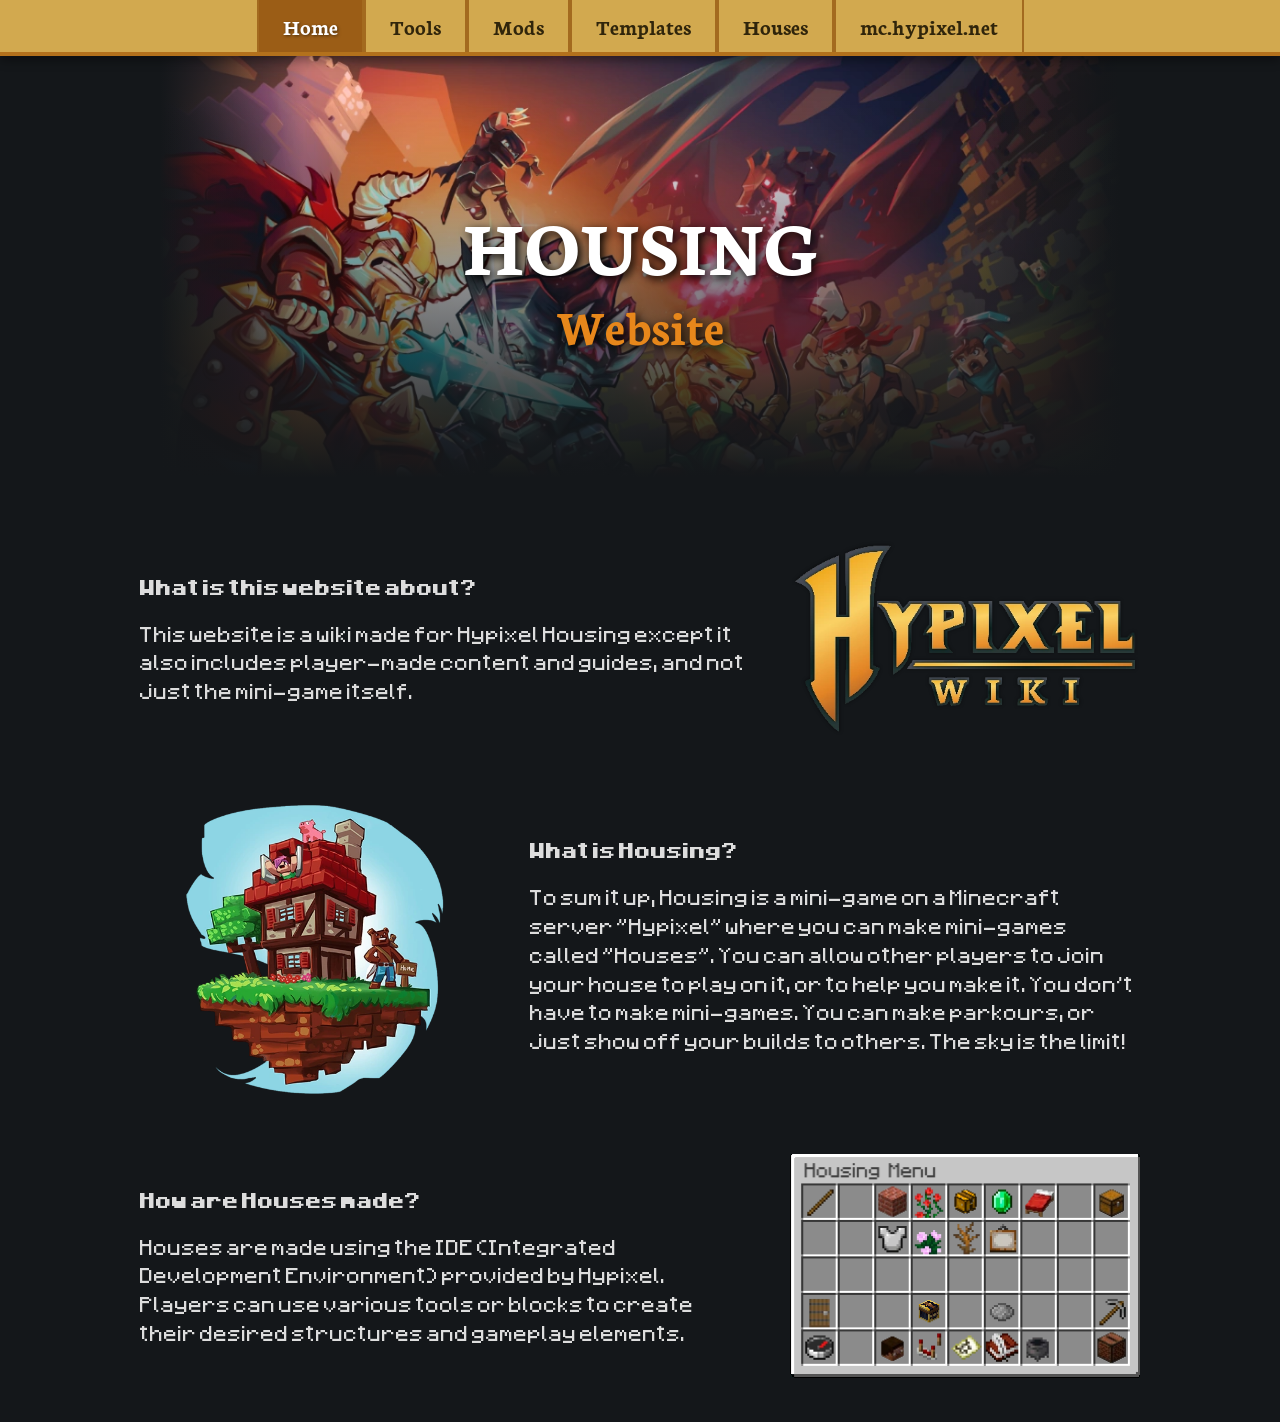
<file: index.html>
<!DOCTYPE html>
<html lang="en">
<head>
    <meta charset="UTF-8">
    <meta name="viewport" content="width=device-width, initial-scale=1.0">
    <title>HOUSING</title>
    <link rel="stylesheet" href="styles.css">
</head>
<body>

    <div class="container">
        <nav>
            <ul>
                <li><a href="index.html" class="active">Home</a></li>
                <li><a href="tools.html">Tools</a></li>
                <li><a href="mods.html">Mods</a></li>
                <li><a href="templates.html">Templates</a></li>
                <li><a href="houses.html">Houses</a></li>
                <li><a href="https://hypixel.net/">mc.hypixel.net</a></li>
            </ul>
        </nav>
    </div>

    <div class="header-banner index-banner">
        <div class="banner-text">
            <h1>HOUSING</h1>
            <h2>Website</h2>
        </div>
    </div>
    <div class ="main-content">
        <div class="info-text">
            <p><strong>What is this website about?</strong></p>
            <p>This website is a wiki made for Hypixel Housing except it also includes player-made content and guides, and not just the mini-game itself.</p>
        </div>
        <div class="housing-img">
            <img src="images/hypixelwiki.png" alt="gameicon">
        </div>
    </div>
    <div class="main-content">
        <div class="housing-img">
            <img src="images/Housing.webp" alt="Housing Island">
        </div>
        <div class="info-text">
            <p><strong>What is Housing?</strong></p>
            <p>To sum it up, Housing is a mini-game on a Minecraft server "Hypixel" where you can make mini-games called "Houses". You can allow other players to join your house to play on it, or to help you make it. You don't have to make mini-games. You can make parkours, or just show off your builds to others. The sky is the limit!</p>
        </div>
    </div>
    <div class ="main-content">
        <div class="info-text">
            <p><strong>How are Houses made?</strong></p>
            <p>Houses are made using the IDE (Integrated Development Environment) provided by Hypixel. Players can use various tools or blocks to create their desired structures and gameplay elements.</p>
        </div>
        <div class="housing-img">
            <img src="images/housingmenu.png" alt="Housing Menu">
        </div>
        
</body>
</html>
</file>
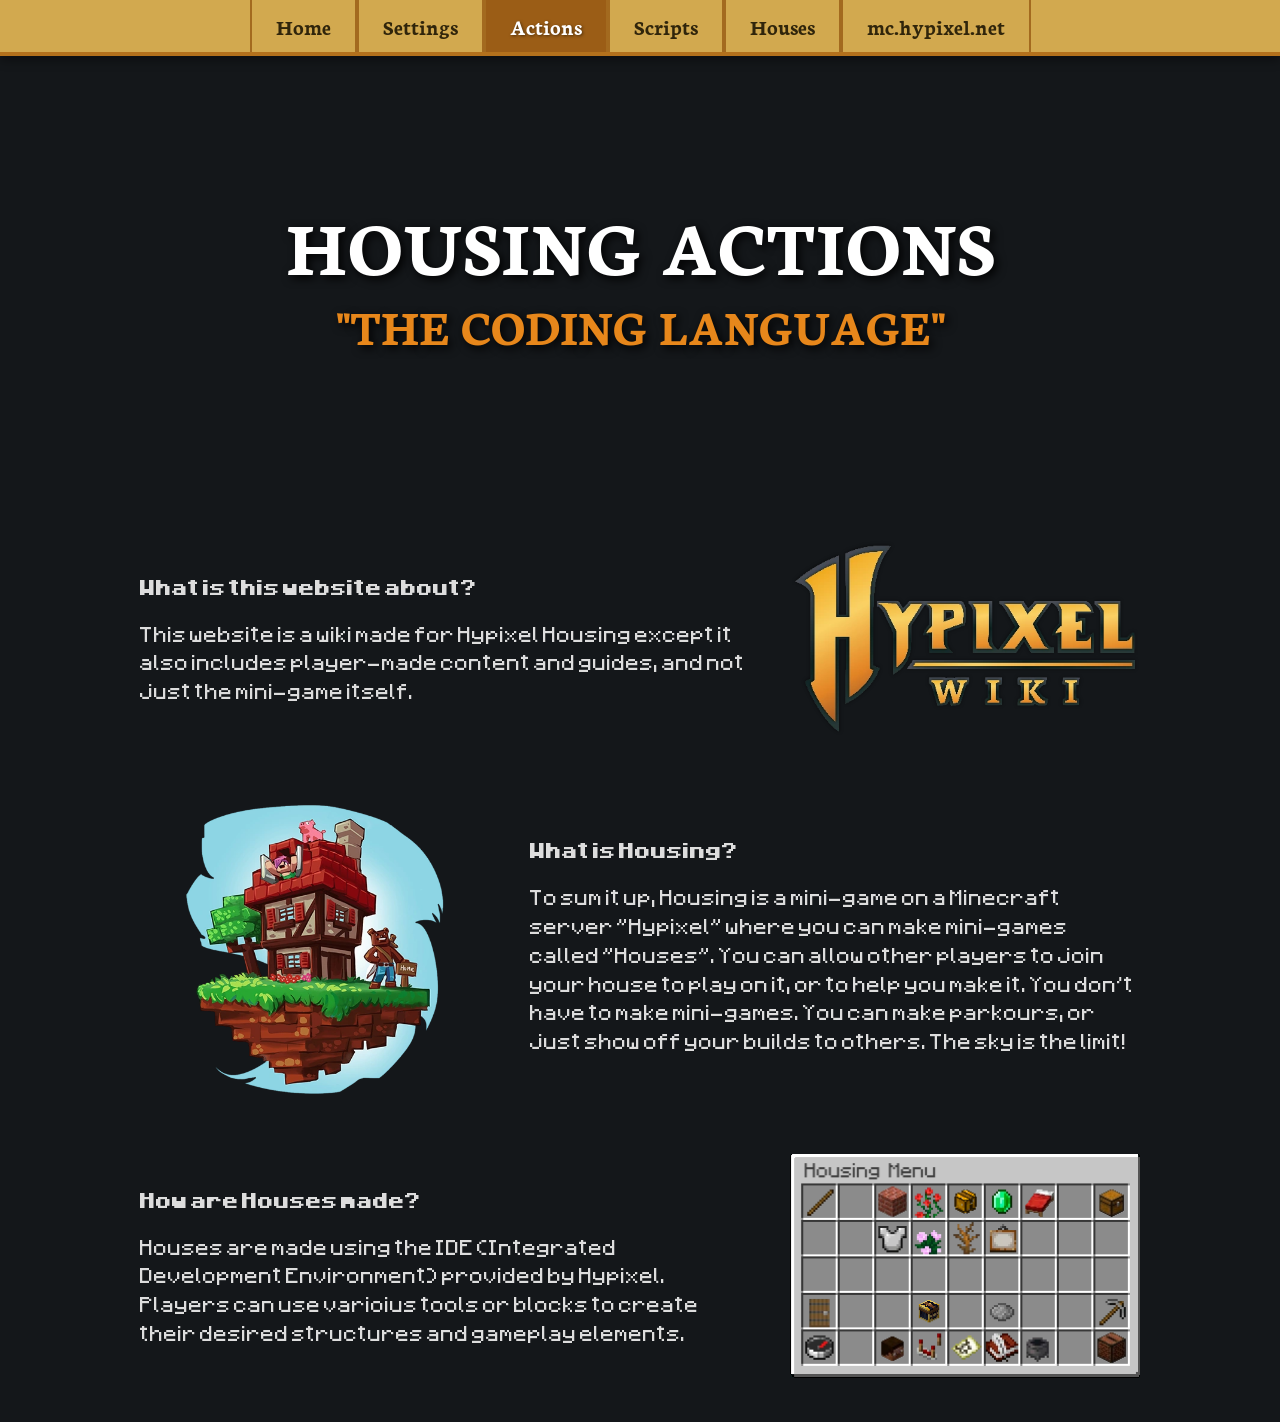
<file: actions.html>
<!DOCTYPE html>
<html lang="en">
<head>
    <meta charset="UTF-8">
    <meta name="viewport" content="width=device-width, initial-scale=1.0">
    <title>HOUSING</title>
    <link rel="stylesheet" href="styles.css">
</head>
<body>

    <div class="container">
        <nav>
            <ul>
                <li><a href="index.html">Home</a></li>
                <li><a href="settings.html">Settings</a></li>
                <li><a href="actions.html" class="active">Actions</a></li>
                <li><a href="scripts.html">Scripts</a></li>
                <li><a href="houses.html">Houses</a></li>
                <li><a href="https://hypixel.net/">mc.hypixel.net</a></li>
            </ul>
        </nav>
    </div>

    <div class="header-banner actions-banner">
        <div class="banner-text">
            <h1>HOUSING ACTIONS</h1>
            <h2>"THE CODING LANGUAGE"</h2>
        </div>
    </div>
    <div class ="main-content">
        <div class="info-text">
            <p><strong>What is this website about?</strong></p>
            <p>This website is a wiki made for Hypixel Housing except it also includes player-made content and guides, and not just the mini-game itself.</p>
        </div>
        <div class="housing-img">
            <img src="images/hypixelwiki.png" alt="gameicon">
        </div>
    </div>
    <div class="main-content">
        <div class="housing-img">
            <img src="images/Housing.webp" alt="Housing Island">
        </div>
        <div class="info-text">
            <p><strong>What is Housing?</strong></p>
            <p>To sum it up, Housing is a mini-game on a Minecraft server "Hypixel" where you can make mini-games called "Houses". You can allow other players to join your house to play on it, or to help you make it. You don't have to make mini-games. You can make parkours, or just show off your builds to others. The sky is the limit!</p>
        </div>
    </div>
    <div class ="main-content">
        <div class="info-text">
            <p><strong>How are Houses made?</strong></p>
            <p>Houses are made using the IDE (Integrated Development Environment) provided by Hypixel. Players can use varioius tools or blocks to create their desired structures and gameplay elements.</p>
        </div>
        <div class="housing-img">
            <img src="images/housingmenu.png" alt="Housing Menu">
        </div>
</body>
</html>
</file>
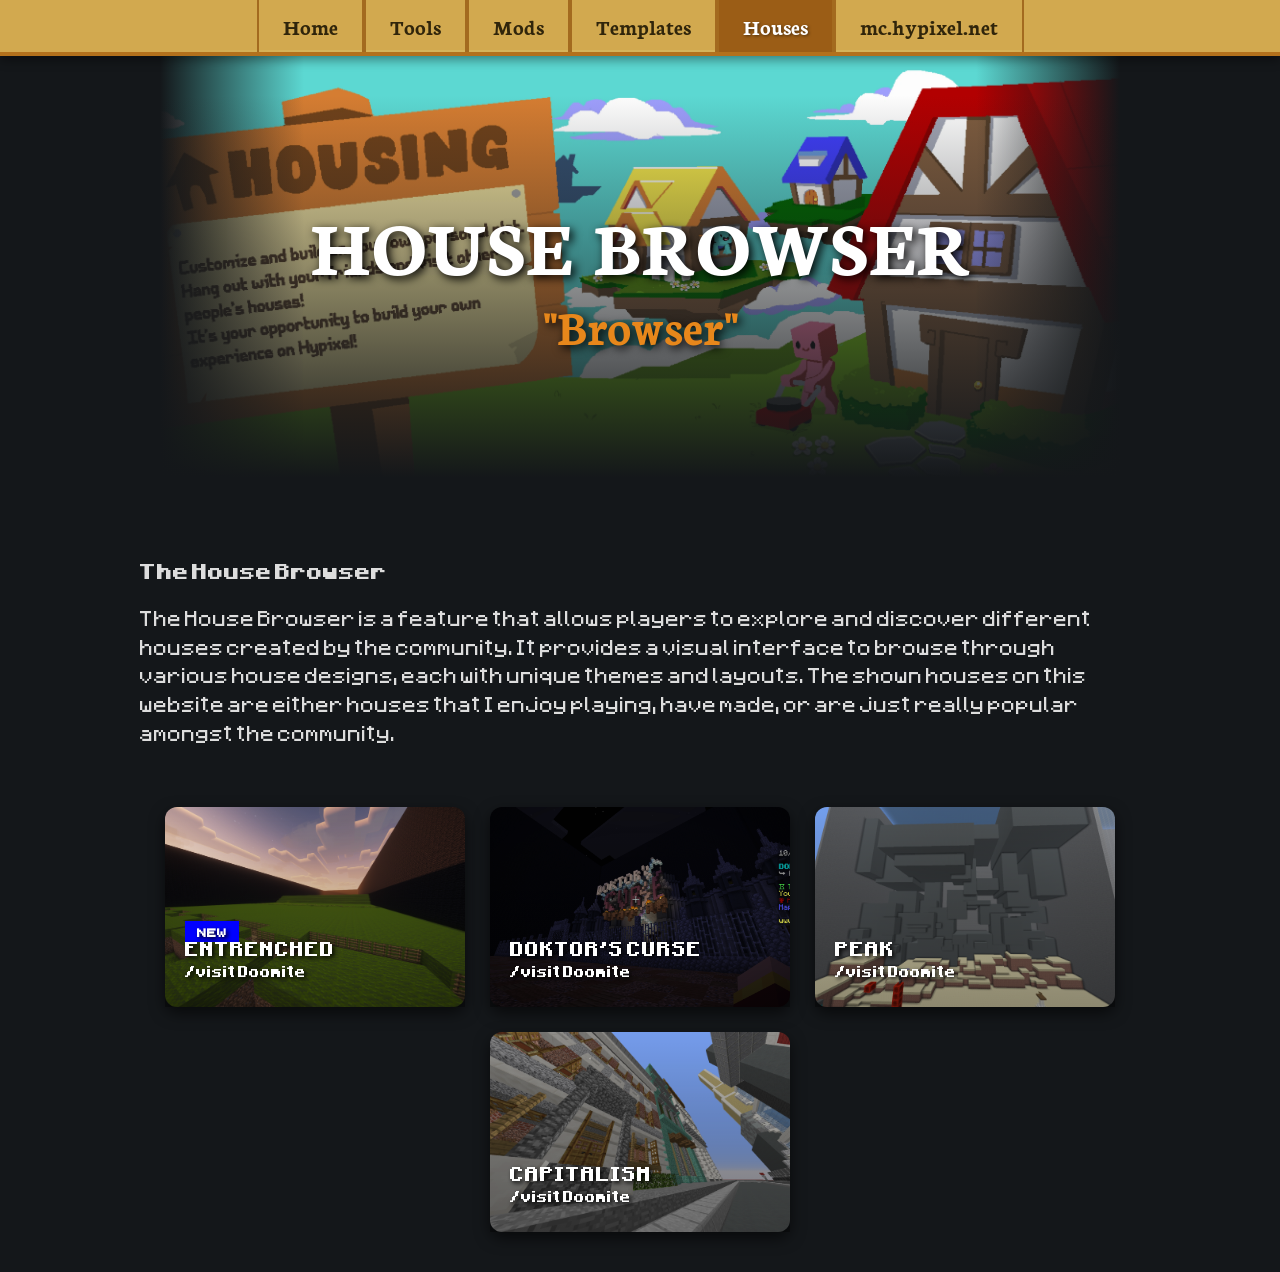
<file: houses.html>
<!DOCTYPE html>
<html lang="en">
<head>
    <meta charset="UTF-8">
    <meta name="viewport" content="width=device-width, initial-scale=1.0">
    <title>HOUSING</title>
    <link rel="stylesheet" href="styles.css">
</head>
<body>
    <div class="container">
        <nav>
            <ul>
                <li><a href="index.html">Home</a></li>
                <li><a href="Tools.html">Tools</a></li>
                <li><a href="mods.html">Mods</a></li>
                <li><a href="templates.html">Templates</a></li>
                <li><a href="houses.html" class="active">Houses</a></li>
                <li><a href="https://hypixel.net/">mc.hypixel.net</a></li>
            </ul>
        </nav>
    </div>
    <div class="header-banner houses-banner">
        <div class="banner-text">
            <h1>HOUSE BROWSER</h1>
            <h2>"Browser"</h2>
        </div>
    </div>
            <div class ="main-content">
        <div class="info-text">
            <p><strong>The House Browser</strong></p>
            <p>The House Browser is a feature that allows players to explore and discover different houses created by the community. It provides a visual interface to browse through various house designs, each with unique themes and layouts. The shown houses on this website are either houses that I enjoy playing, have made, or are just really popular amongst the community.</p>
        </div>
        </div>
    <div class="col">
        <a href="actions.html" class="card-link">
            <div class="house house1">
            <h5> <div class="badge">NEW</div>ENTRENCHED</h5>
            <h6>/visit Doomite</h6>
</div>
        </a>
        
        <div class="house house2">
            <h5>DOKTOR'S CURSE</h5>
            <h6>/visit Doomite</h6>
        </div>
        
        <div class="house house3">
            <h5>PEAK</h5>
            <h6>/visit Doomite</h6>
        </div>
        
        <div class="house house4">
            <h5>CAPITALISM</h5>
            <h6>/visit Doomite</h6>
        </div>
    </div>
</body>
</html>
</file>
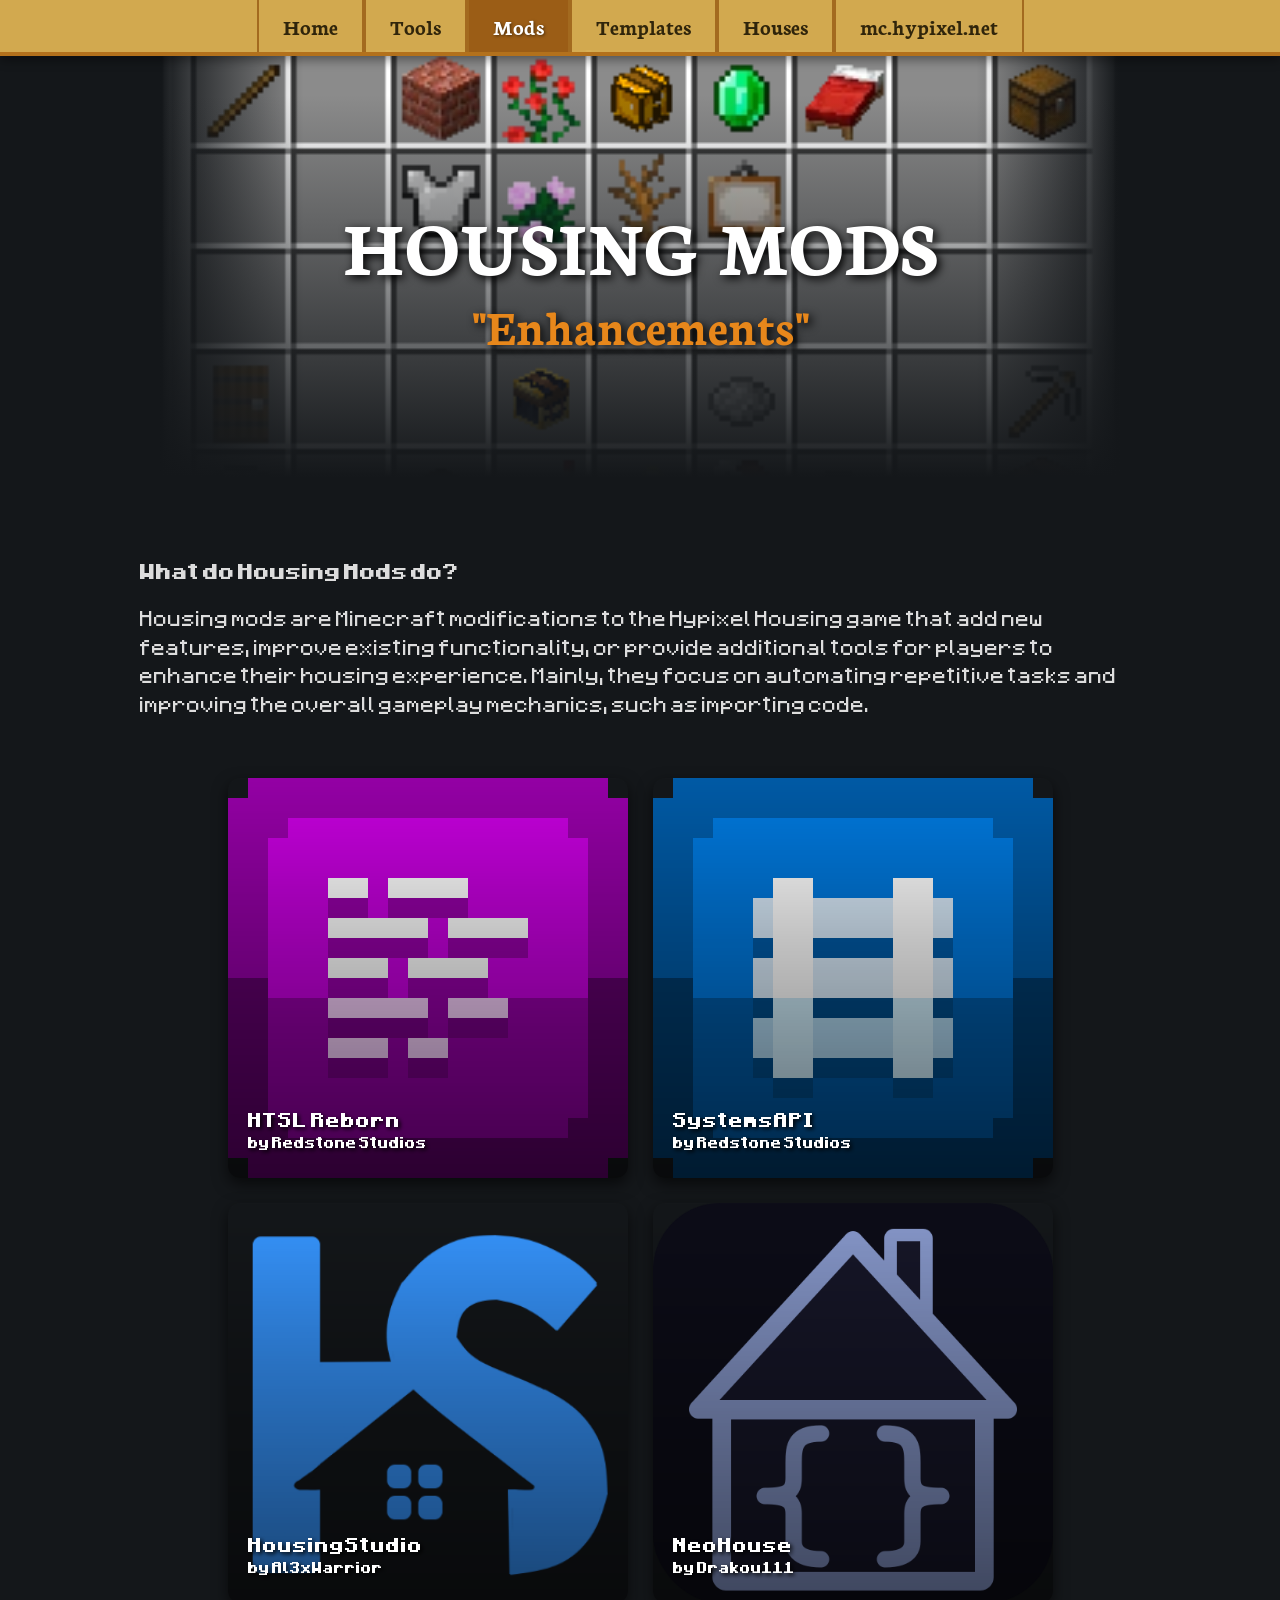
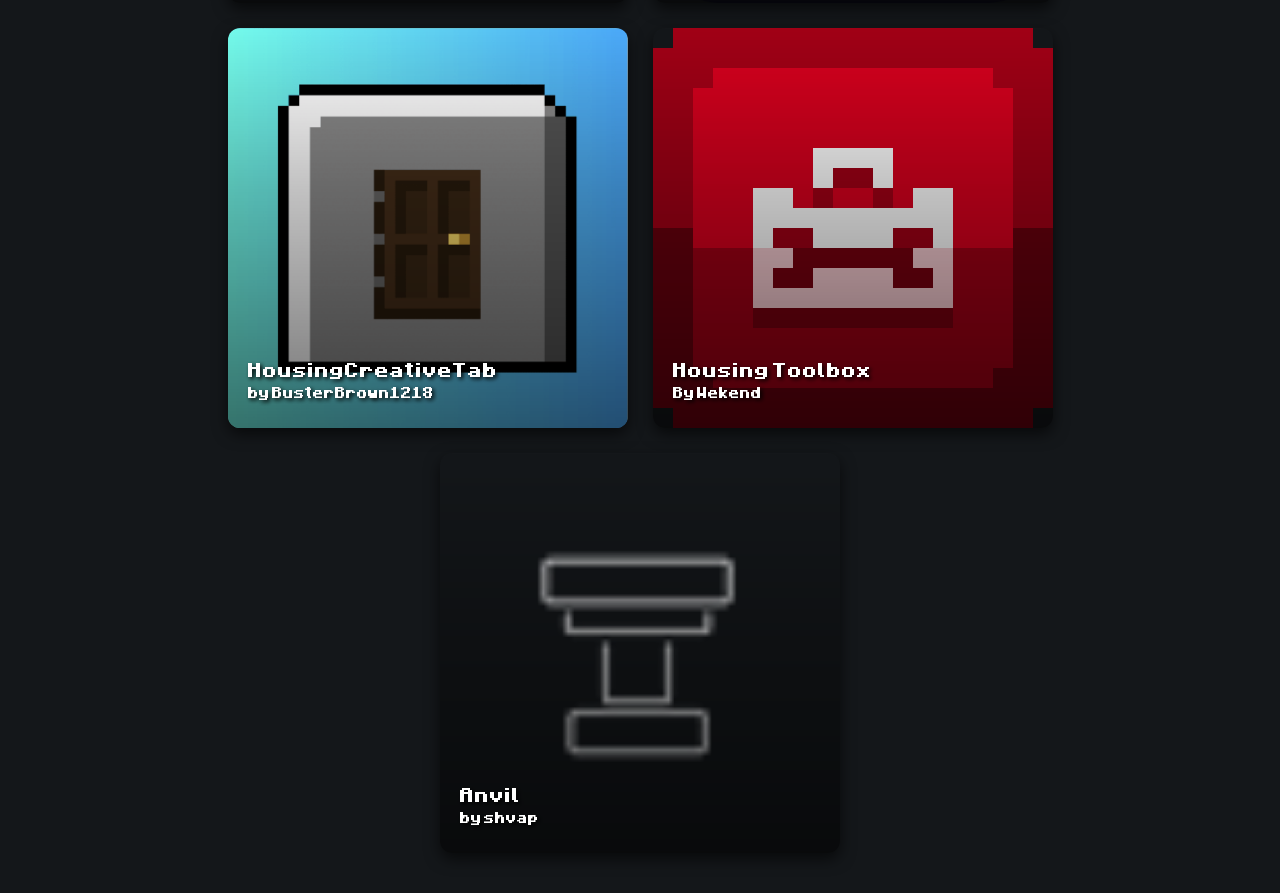
<file: mods.html>
<!DOCTYPE html>
<html lang="en">
<head>
    <meta charset="UTF-8">
    <meta name="viewport" content="width=device-width, initial-scale=1.0">
    <title>HOUSING</title>
    <link rel="stylesheet" href="styles.css">
</head>
<body>

    <div class="container">
        <nav>
            <ul>
                <li><a href="index.html">Home</a></li>
                <li><a href="tools.html">Tools</a></li>
                <li><a href="mods.html" class="active">Mods</a></li>
                <li><a href="templates.html">Templates</a></li>
                <li><a href="houses.html">Houses</a></li>
                <li><a href="https://hypixel.net/">mc.hypixel.net</a></li>
            </ul>
        </nav>
    </div>

    <div class="header-banner mods-banner">
        <div class="banner-text">
            <h1>HOUSING MODS</h1>
            <h2>"Enhancements"</h2>
        </div>
    </div>
            <div class ="main-content">
        <div class="info-text">
            <p><strong>What do Housing Mods do?</strong></p>
            <p>Housing mods are Minecraft modifications to the Hypixel Housing game that add new features, improve existing functionality, or provide additional tools for players to enhance their housing experience. Mainly, they focus on automating repetitive tasks and improving the overall gameplay mechanics, such as importing code.</p>
        </div>
        </div>
<div class="col">
        
        <a href="actions.html" class="card-link">
            <div class="mod-flip-card">
                <div class="mod-flip-inner">
                    <div class="mod-front mod1">
                        <h5>HTSL Reborn</h5>
                        <h6>by Redstone Studios</h6>
                    </div>
                    <div class="mod-back">
                        <h5>HTSL Reborn</h5>
                        <p>Description</p>
                    </div>
                </div>
            </div>
        </a>
        
        <div class="mod-flip-card">
            <div class="mod-flip-inner">
                <div class="mod-front mod2">
                    <h5>SystemsAPI</h5>
                    <h6>by Redstone Studios</h6>
                </div>
                <div class="mod-back">
                    <h5>SystemsAPI</h5>
                    <p>Description</p>
                </div>
            </div>
        </div>
        
        <div class="mod-flip-card">
            <div class="mod-flip-inner">
                <div class="mod-front mod3">
                    <h5>HousingStudio</h5>
                    <h6>by Al3xWarrior</h6>
                </div>
                <div class="mod-back">
                    <h5>HousingStudio</h5>
                    <p>Description</p>
                </div>
            </div>
        </div>
        
        <div class="mod-flip-card">
            <div class="mod-flip-inner">
                <div class="mod-front mod4">
                    <h5>NeoHouse</h5>
                    <h6>by Drakou111</h6>
                </div>
                <div class="mod-back">
                    <h5>NeoHouse</h5>
                    <p>Description</p>
                </div>
            </div>
        </div>

        <div class="mod-flip-card">
            <div class="mod-flip-inner">
                <div class="mod-front mod5">
                    <h5>HousingCreativeTab</h5>
                    <h6>by BusterBrown1218</h6>
                </div>
                <div class="mod-back">
                    <h5>HousingCreativeTab</h5>
                    <p>Description</p>
                </div>
            </div>
        </div>

        <div class="mod-flip-card">
            <div class="mod-flip-inner">
                <div class="mod-front mod6">
                    <h5>Housing Toolbox</h5>
                    <h6>By Wekend</h6>
                </div>
                <div class="mod-back">
                    <h5>Housing Toolbox</h5>
                    <p>Description</p>
                </div>
            </div>
        </div>

        <div class="mod-flip-card">
            <div class="mod-flip-inner">
                <div class="mod-front mod7">
                    <h5>Anvil</h5>
                    <h6>by shvap</h6>
                </div>
                <div class="mod-back">
                    <h5>Anvil</h5>
                    <p>Description</p>
                </div>
            </div>
        </div>

    </div>
</body>
</html>
</file>
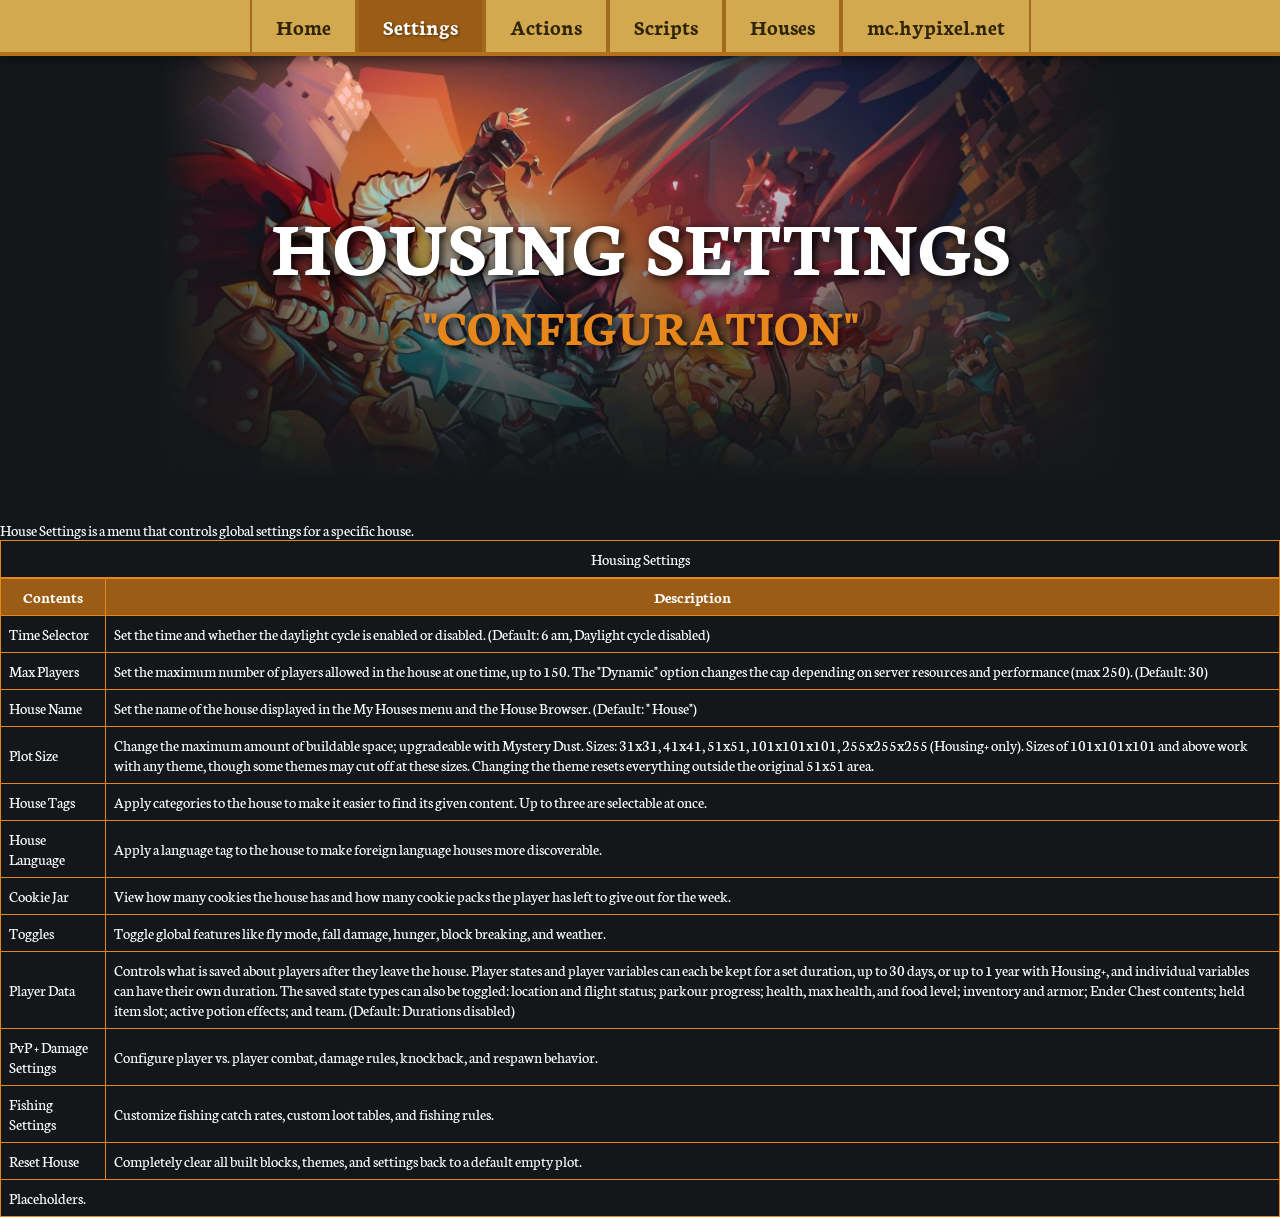
<file: settings.html>
<!DOCTYPE html>
<html lang="en">
<head>
    <meta charset="UTF-8">
    <meta name="viewport" content="width=device-width, initial-scale=1.0">
    <title>HOUSING</title>
    <link rel="stylesheet" href="styles.css">
</head>
<body>

    <div class="container">
        <nav>
            <ul>
                <li><a href="index.html">Home</a></li>
                <li><a href="settings.html" class="active">Settings</a></li>
                <li><a href="actions.html">Actions</a></li>
                <li><a href="scripts.html">Scripts</a></li>
                <li><a href="houses.html">Houses</a></li>
                <li><a href="https://hypixel.net/">mc.hypixel.net</a></li>
            </ul>
        </nav>
    </div>

    <div class="header-banner index-banner">
        <div class="banner-text">
            <h1>HOUSING SETTINGS</h1>
            <h2>"CONFIGURATION"</h2>
        </div>
    </div>

<br>House Settings is a menu that controls global settings for a specific house.


<table>
    <caption>Housing Settings</caption>
    <thead>
        <tr>
            <th>Contents</th>
            <th>Description</th>
        </tr>
    </thead>
    <tbody>
        <tr>
            <td>Time Selector</td>
            <td>Set the time and whether the daylight cycle is enabled or disabled. (Default: 6 am, Daylight cycle disabled)</td>
        </tr>
        <tr>
            <td>Max Players</td>
            <td>Set the maximum number of players allowed in the house at one time, up to 150. The "Dynamic" option changes the cap depending on server resources and performance (max 250). (Default: 30)</td>
        </tr>
        <tr>
            <td>House Name</td>
            <td>Set the name of the house displayed in the My Houses menu and the House Browser. (Default: "<Color> House")</td>
        </tr>
        <tr>
            <td>Plot Size</td>
            <td>Change the maximum amount of buildable space; upgradeable with Mystery Dust. Sizes: 31x31, 41x41, 51x51, 101x101x101, 255x255x255 (Housing+ only). Sizes of 101x101x101 and above work with any theme, though some themes may cut off at these sizes. Changing the theme resets everything outside the original 51x51 area.</td>
        </tr>
        <tr>
            <td>House Tags</td>
            <td>	Apply categories to the house to make it easier to find its given content. Up to three are selectable at once.</td>
        </tr>
        <tr>
            <td>House Language</td>
            <td>Apply a language tag to the house to make foreign language houses more discoverable.</td>
        </tr>
        <tr>
            <td>Cookie Jar</td>
            <td>View how many cookies the house has and how many cookie packs the player has left to give out for the week.</td>
        </tr>
        <tr>
            <td>Toggles</td>
            <td>Toggle global features like fly mode, fall damage, hunger, block breaking, and weather.</td>
        </tr>
        <tr>
            <td>Player Data</td>
            <td>Controls what is saved about players after they leave the house. Player states and player variables can each be kept for a set duration, up to 30 days, or up to 1 year with Housing+, and individual variables can have their own duration. The saved state types can also be toggled: location and flight status; parkour progress; health, max health, and food level; inventory and armor; Ender Chest contents; held item slot; active potion effects; and team. (Default: Durations disabled)</td>
        </tr>
        <tr>
            <td>PvP + Damage Settings</td>
            <td>Configure player vs. player combat, damage rules, knockback, and respawn behavior.</td>
        </tr>
        <tr>
            <td>Fishing Settings</td>
            <td>Customize fishing catch rates, custom loot tables, and fishing rules.</td>
        </tr>
        <tr>
            <td>Reset House</td>
            <td>Completely clear all built blocks, themes, and settings back to a default empty plot.</td>
        </tr>
    </tbody>
    <tfoot>
        <tr>
            <td colspan="2">Placeholders.</td>
        </tr>
    </tfoot>
</table>
</body>
</html>
</file>
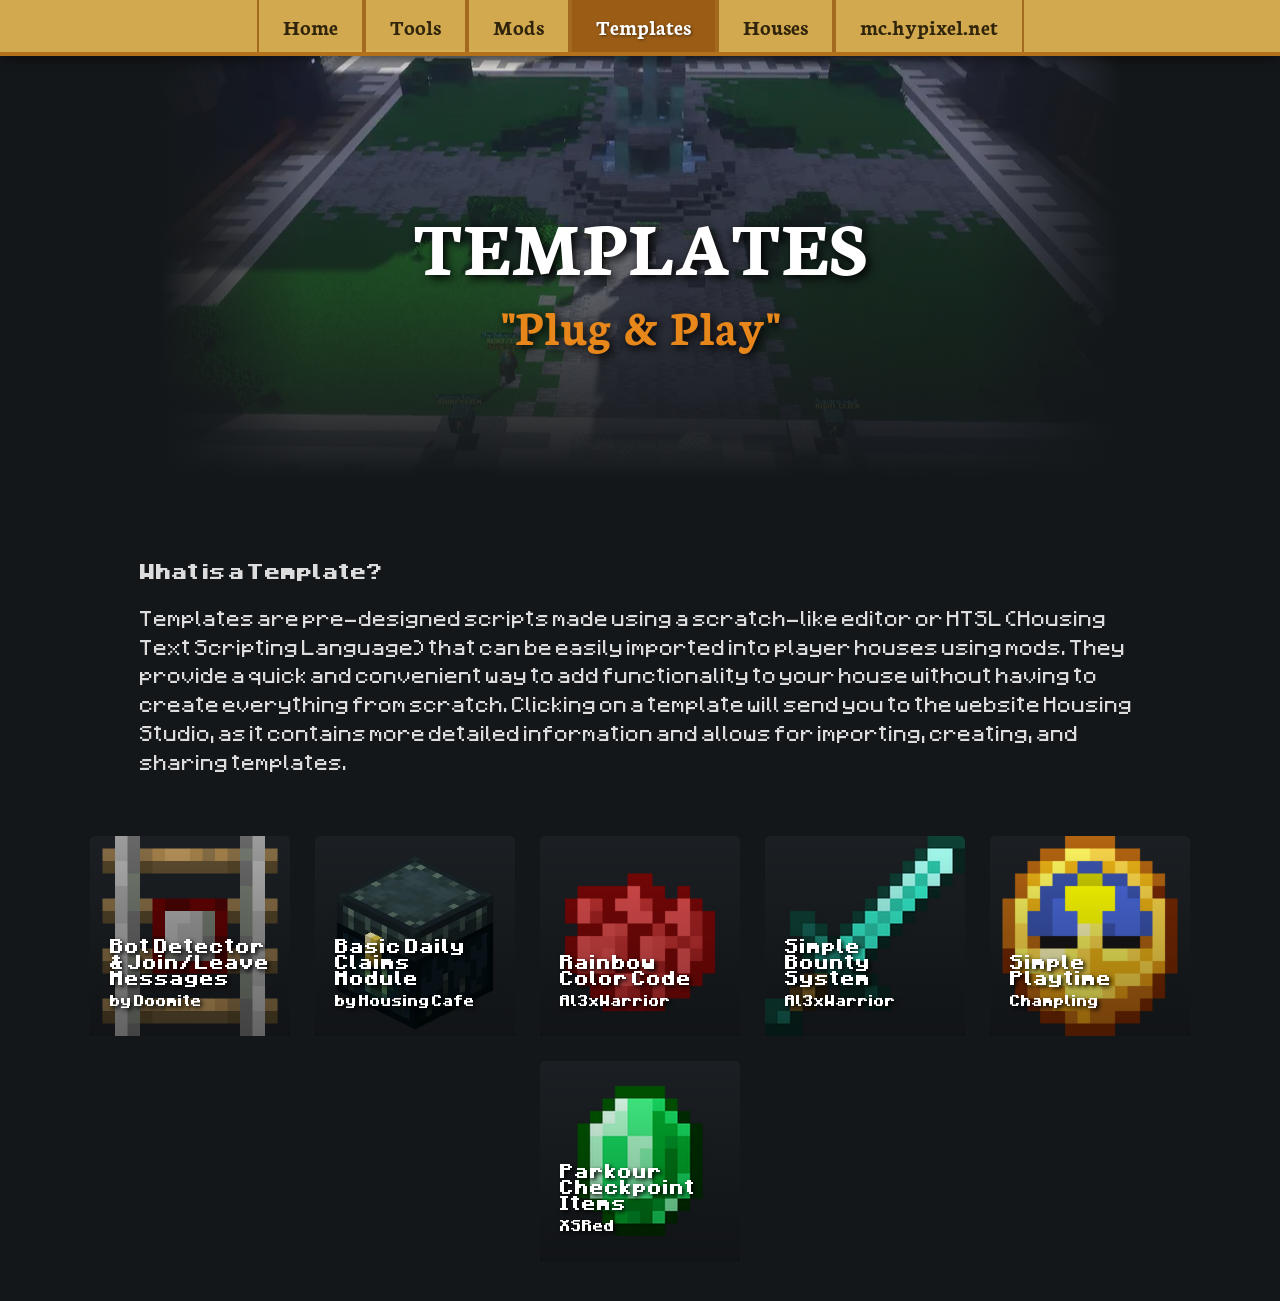
<file: templates.html>
<!DOCTYPE html>
<html lang="en">
<head>
    <meta charset="UTF-8">
    <meta name="viewport" content="width=device-width, initial-scale=1.0">
    <title>HOUSING</title>
    <link rel="stylesheet" href="styles.css">
</head>
<body>

    <div class="container">
        <nav>
            <ul>
                <li><a href="index.html">Home</a></li>
                <li><a href="tools.html">Tools</a></li>
                <li><a href="mods.html">Mods</a></li>
                <li><a href="templates.html" class="active">Templates</a></li>
                <li><a href="houses.html">Houses</a></li>
                <li><a href="https://hypixel.net/">mc.hypixel.net</a></li>
            </ul>
        </nav>
    </div>

    <div class="header-banner templates-banner">
        <div class="banner-text">
            <h1>TEMPLATES</h1>
            <h2>"Plug & Play"</h2>
        </div>
    </div>
        <div class ="main-content">
        <div class="info-text">
            <p><strong>What is a Template?</strong></p>
            <p>Templates are pre-designed scripts made using a scratch-like editor or HTSL (Housing Text Scripting Language) that can be easily imported into player houses using mods. They provide a quick and convenient way to add functionality to your house without having to create everything from scratch. Clicking on a template will send you to the website Housing Studio, as it contains more detailed information and allows for importing, creating, and sharing templates.</p>
        </div>
        </div>
    <div class="col">
        <a href="https://housingstudio.app/templates/272TOn3jjp3Y-7-U3iAby-i2" class="card-link">
            <div class="script script1">
            <h5>Bot Detector & Join/Leave Messages</h5>
            <h6>by Doomite</h6>
            </div>
        </a>    
        <a href="https://housingstudio.app/templates/ubqlL6Q8zPC7u2LshbUAMnDG" class="card-link"> 
        <div class="script script2">
            <h5>Basic Daily Claims Module</h5>
            <h6>by Housing Cafe</h6>
        </div>
        </a> 
        
        <a href="https://housingstudio.app/templates/jN0UaQhYA6FIppY0i4edJk5n" class="card-link"> 
        <div class="script script3">
            <h5>Rainbow Color Code</h5>
            <h6>Al3xWarrior</h6>
        </div>
        </a> 
        
        <a href="https://housingstudio.app/templates/CLIYr0daghtkU9qP9IPA7rBK" class="card-link"> 
        <div class="script script4">
            <h5>Simple Bounty System</h5>
            <h6>Al3xWarrior</h6>
        </div>
        </a> 
        <a href="https://housingstudio.app/templates/nqGAIa3Z8hH-EvydYfEFIEJf" class="card-link"> 
        <div class="script script5">
            <h5>Simple Playtime</h5>
            <h6>Champling</h6>
        </div>
        </a> 
        <a href="https://housingstudio.app/templates/AttyTPb0PO3i0dw_VYZ7F7TB" class="card-link"> 
        <div class="script script6">
            <h5>Parkour Checkpoint Items</h5>
            <h6>XSRed</h6>
        </div>
        </a> 
    </div>
</body>
</html>
</file>
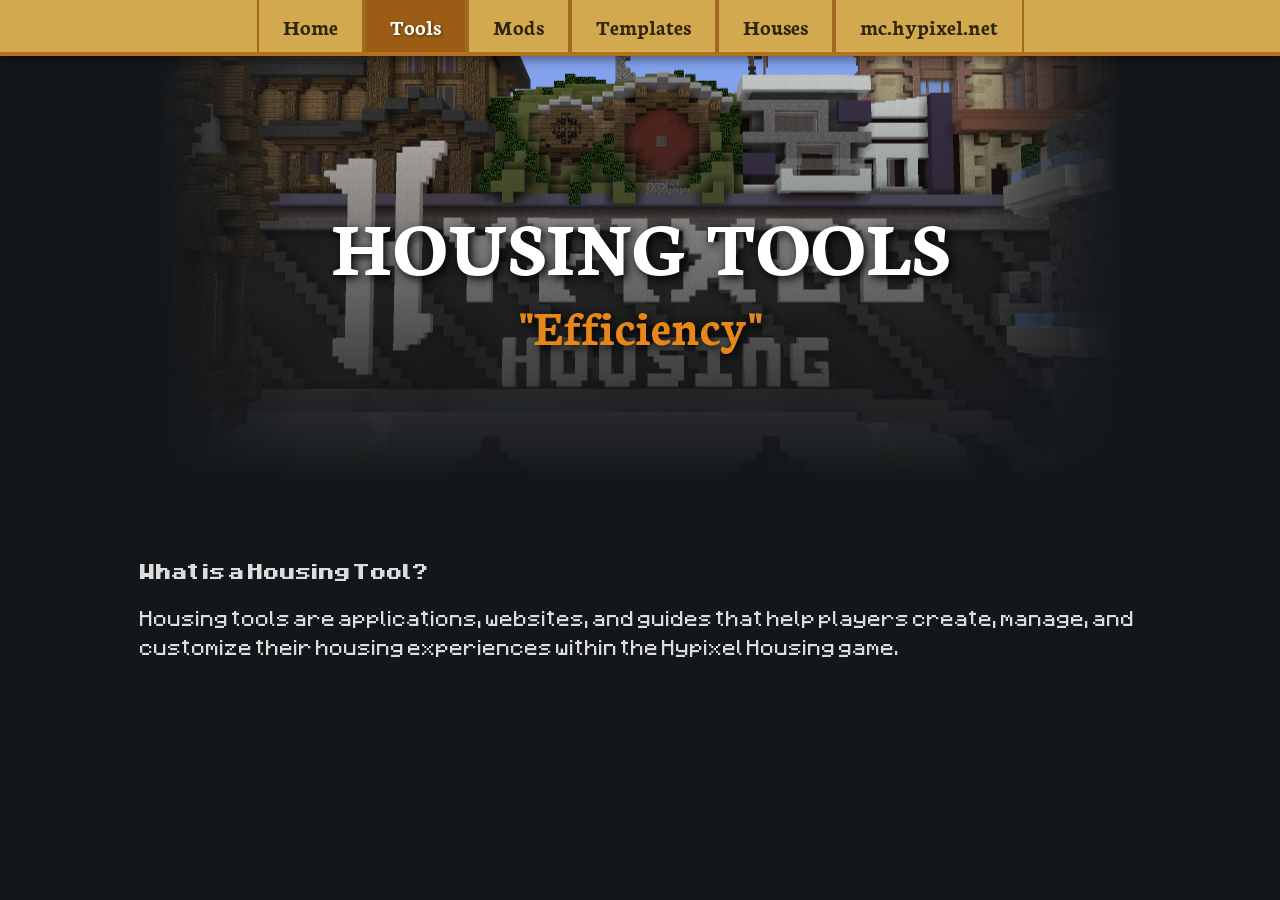
<file: tools.html>
<!DOCTYPE html>
<html lang="en">
<head>
    <meta charset="UTF-8">
    <meta name="viewport" content="width=device-width, initial-scale=1.0">
    <title>HOUSING</title>
    <link rel="stylesheet" href="styles.css">
</head>
<body>

    <div class="container">
        <nav>
            <ul>
                <li><a href="index.html">Home</a></li>
                <li><a href="tools.html" class="active">Tools</a></li>
                <li><a href="mods.html">Mods</a></li>
                <li><a href="templates.html">Templates</a></li>
                <li><a href="houses.html">Houses</a></li>
                <li><a href="https://hypixel.net/">mc.hypixel.net</a></li>
            </ul>
        </nav>
    </div>

    <div class="header-banner tools-banner">
        <div class="banner-text">
            <h1>HOUSING TOOLS</h1>
            <h2>"Efficiency"</h2>
        </div>
    </div>
        <div class ="main-content">
        <div class="info-text">
            <p><strong>What is a Housing Tool?</strong></p>
            <p>Housing tools are applications, websites, and guides that help players create, manage, and customize their housing experiences within the Hypixel Housing game.</p>
        </div>
        </div>

</body>
</html>
</file>
<file: styles.css>
/* Fonts */
@font-face {
    font-family: "Mojang";
    src: url("fonts/Mojang-Regular.ttf") format("truetype");
}

@font-face {
    font-family: "Mojang";
    src: url("fonts/Mojang-Bold.ttf") format("truetype");
        font-weight: 700;
}

@font-face {
    font-family: "Neuton";
    src: url("fonts/Neuton-Regular.ttf") format("truetype");
    font-weight: 400;
}

@font-face {
    font-family: "Neuton";
    src: url("fonts/Neuton-Bold.ttf") format("truetype");
    font-weight: 700;
}

@font-face {
    font-family: "Neuton";
    src: url("fonts/Neuton-Italic.ttf") format("truetype");
    font-style: italic;
}

@font-face {
    font-family: "Mono";
    src: url("fonts/5₧5.ttf") format("truetype");
}

/* Global styles */
body {
    font-family: "Neuton", serif;
    color: white;
    margin: 0;
    padding-top: 0;
    background-color: #14171A;
}

.container {
    position: fixed;
    top: 0;
    left: 0;
    width: 100%;
    z-index: 1000;
}

.background {
    position: fixed;
    top: 0;
    left: 0;
    width: 100%;
    height: 100%;
    z-index: -1;
    background-image: url('images/Hypixel-bg-artwork.webp');
    filter: blur(5px);
    background-attachment: fixed;
    background-size: cover;
}

/* Typography */
h1 {
    font-family: "Neuton", serif;
    color: white;
    text-shadow: 3px 3px 10px black;
    font-size: 96px;
}

h2 {
    font-family: "Neuton", serif;
    color: #e7871b;
    text-shadow: 3px 3px 10px black;
    font-size: 70px;
    position: relative;
    bottom: 70px;
}

h5 {
    color: #fff;
    text-shadow: 0 0 5px #999;
    font-size: 24px;
}

/* Nav Bar */
nav ul {
    list-style-type: none;
    margin: 0;
    padding: 0;
    display: flex;
    justify-content: center;
    background-color: rgba(221, 178, 83, 0.95);
    border-bottom: 4px solid #b3711c;
    box-shadow: 0 4px 10px rgba(0, 0, 0, 0.4);
}

nav ul li {
    display: inline-block;
    font-size: 22px;
    border-right: 2px solid #a36a1f;
    border-left: 2px solid #a36a1f;
    cursor: pointer;
    transition: background-color 0.2s ease;
}

nav ul li:hover {
    background-color: #f3c258;
}

nav ul li a {
    display: block;
    padding: 12px 24px;
    text-decoration: none;
    color: #30250b;
    font-weight: 700;
}

nav a.active {
    color: #ffffff;
    text-shadow: 1px 1px 3px rgba(0, 0, 0, 0.5);
    background-color: #9b5d16;
}

/* Tables */
table, tr, th, td, caption {
    border: 1px solid #e7871b;
    border-collapse: collapse;
    padding: 0.5rem;
    color: white;
}

th {
    background-color: #9b5d16;
}

/* Cards layout */
.col {
    display: flex;
    flex-wrap: wrap;
    justify-content: center;
    gap: 25px;
    max-width: 1500px;
    margin: 40px auto;
    padding: 0 20px;
}

.card-link {
    text-decoration: none;
}

.house {
    width: 300px;
    height: 200px;
    display: flex;
    flex-direction: column;
    justify-content: flex-end;
    border-radius: 12px;
    padding: 20px;
    box-sizing: border-box;
    cursor: pointer;
    position: relative;
    background-position: center;
    background-size: cover;
    box-shadow: 0 6px 15px rgba(0, 0, 0, 0.6);
    transition: transform 0.3s ease;
    font-family: "Mojang", sans-serif;
}

.script {
    width: 200px;
    height: 200px;
    display: flex;
    flex-direction: column;
    justify-content: flex-end;
    border-radius: 5px;
    padding: 20px;
    box-sizing: border-box;
    cursor: pointer;
    position: relative;
    background-position: center;
    background-size: cover;

    transition: transform 0.3s ease;
    font-family: "Mojang", sans-serif;
    background-color: #1B1F23;
}

.mod {
    width: 400px;
    height: 400px;
    display: flex;
    flex-direction: column;
    justify-content: flex-end;
    border-radius: 12px;
    padding: 20px;
    box-sizing: border-box;
    cursor: pointer;
    position: relative;
    background-position: center;
    background-size: cover;
    box-shadow: 0 6px 15px rgba(0, 0, 0, 0.6);
    transition: transform 0.3s ease;
    font-family: "Mojang", sans-serif;
    max-width: 1200px;
}

.house h5, .script h5{
    color: #fff;
    text-shadow: 2px 2px 4px #000;
    font-size: 16px;
    margin: 0 0 8px 0;
    position: relative;
    z-index: 2;
}

.house h6, .script h6{
    color: #fff;
    text-shadow: 2px 2px 4px #000;
    font-size: 12px;
    margin: 0 0 8px 0;
    position: relative;
    z-index: 2;
}

.house p, .script p{
    text-shadow: 1px 1px 3px #000;
    font-size: 11px;
    line-height: 1.4;
    color: #fff;
    font-family: "Mojang", sans-serif;
    margin: 0;
    position: relative;
    z-index: 2;
}

.house:hover,.script:hover, .mod:hover {
    transform: translateY(-8px);
    box-shadow: 0 12px 25px rgba(0, 0, 0, 0.8);
}

/* House Images */
.house1 { background-image: url('images/entrenched.png'); }
.house2 { background-image: url('images/doktorcurse.png'); }
.house3 { background-image: url('images/peakshore.png'); }
.house4 { background-image: url('images/capitalism.png'); }

/* Script Images */
.script1 { background-image: url('mcitems/detectorrail.png'); }
.script2 { background-image: url('mcitems/enderchest.png'); }
.script3 { background-image: url('mcitems/reddye.png'); }
.script4 { background-image: url('mcitems/diamondsword.png'); }
.script5 { background-image: url('mcitems/clock.png'); }
.script6 { background-image: url('mcitems/emerald.png'); }

/* Mod Images */
.mod1 { background-image: url('mods/htslreborn.png'); }
.mod2 { background-image: url('mods/systemsapi.png'); }
.mod3 { background-image: url('mods/housingstudio.png'); }
.mod4 { background-image: url('mods/neohouse.png'); }
.mod5 { background-image: url('mods/housingcreativetab.png'); }
.mod6 { background-image: url('mods/housingtoolbox.png'); }
.mod7 { background-image: url('mods/anvil.png'); }

.house::after, .script::after{
    content: '';
    position: absolute;
    top: 0;
    left: 0;
    width: 100%;
    height: 100%;
    background: linear-gradient(to top, rgba(0,0,0,0.9) 0%, rgba(0,0,0,0.4) 60%, transparent 100%);
    opacity: 0.4;
    transition: opacity 0.3s ease;
    z-index: 1;
}

.house:hover::after, .script::hover::after, .mod::hover::after{
    opacity: 0.85;
}

/* Flip Card Mod */
.mod-flip-card {
    background-color: transparent;
    width: 400px;
    height: 400px;
    perspective: 1000px;
    cursor: pointer;
    font-family: "Mojang", sans-serif;
}

.mod-flip-inner {
    position: relative;
    width: 100%;
    height: 100%;
    transition: transform 0.7s ease;
    transform-style: preserve-3d;
}

.mod-flip-card:hover .mod-flip-inner {
    transform: rotateY(180deg);
}

.mod-front, .mod-back {
    position: absolute;
    width: 100%;
    height: 100%;
    border-radius: 12px;
    padding: 20px;
    box-sizing: border-box;
    box-shadow: 0 6px 15px rgba(0, 0, 0, 0.6);
    -webkit-backface-visibility: hidden;
    backface-visibility: hidden;
    overflow: hidden;
}

.mod-front {
    display: flex;
    flex-direction: column;
    justify-content: flex-end;
    background-position: center;
    background-size: cover;
}

.mod-front::after {
    content: '';
    position: absolute;
    top: 0;
    left: 0;
    width: 100%;
    height: 100%;
    background: linear-gradient(to top, rgba(0,0,0,0.9) 0%, rgba(0,0,0,0.4) 60%, transparent 100%);
    opacity: 0.6;
    z-index: 1;
}

.mod-back {
    background-color: #1B1F23;
    border: 2px solid #fff;
    color: white;
    transform: rotateY(180deg);
    display: flex;
    flex-direction: column;
    justify-content: center;
    align-items: center;
    text-align: center;
}

.mod-front h5, .mod-back h5 {
    color: #fff;
    text-shadow: 2px 2px 4px #000;
    font-size: 16px;
    margin: 0 0 8px 0;
    position: relative;
    z-index: 2;
}

.mod-back h5 {
    font-size: 20px;
    margin-bottom: 15px;
}

.mod-front h6 {
    color: #fff;
    text-shadow: 2px 2px 4px #000;
    font-size: 12px;
    margin: 0 0 8px 0;
    position: relative;
    z-index: 2;
}

.mod-back p {
    font-size: 13px;
    line-height: 1.6;
    color: #ddd;
    margin: 0;
}

/* Homepage banner */
.header-banner {
    width: 75%;
    max-width: 1200px;
    height: 450px;
    margin: 50px auto 0 auto;
    background-size: cover;
    background-position: center center;
    position: relative;
    display: flex;
    justify-content: center;
    align-items: center;
}

.index-banner {
        background-image: url('images/Hypixel-bg-artwork.webp');
}
.tools-banner {
        background-image: url('images/hypixelhousing.png');
}

.mods-banner {
        background-image: url('images/housingmenu.png');
}

.templates-banner {
        background-image: url('images/housinglobby.png');
}

.houses-banner {
        background-image: url('images/Info.Housing.webp');
}


.header-banner::after {
    content: '';
    position: absolute;
    top: 0;
    left: 0;
    width: 100%;
    height: 100%;
    background: 
        linear-gradient(to bottom, rgba(18,18,18,0) 10%, #14171A 95%),
        linear-gradient(to right, #14171A 0%, transparent 15%),
        linear-gradient(to left, #14171A 0%, transparent 15%);
    z-index: 1;
}

.banner-text {
    position: relative;
    z-index: 2;
    text-align: center;
}

.banner-text h1 {
    margin: 0;
    font-size: 80px;
    margin-left: 0;
}

.banner-text h2 {
    margin: 0;
    font-size: 50px;
    position: static;
    margin-left: 0;
}

/* Main content area */
.main-content {
    max-width: 1000px;
    margin: 40px auto;
    padding: 0 20px;
    display: flex;
    align-items: center;
    gap: 40px;
    background-color: #14171A;
}

.housing-img img {
    width: 350px;
    position: static;
}

.info-text p {
    font-size: 18px;
    line-height: 1.6;
    color: #ddd;
    font-family: "Mojang", sans-serif;
}

.badge {
  background-color: blue;
  color: white;
  padding: 1px 2px;
  text-align: center;
  font-family: Mono;
  max-width: 50px;
}
</file>
